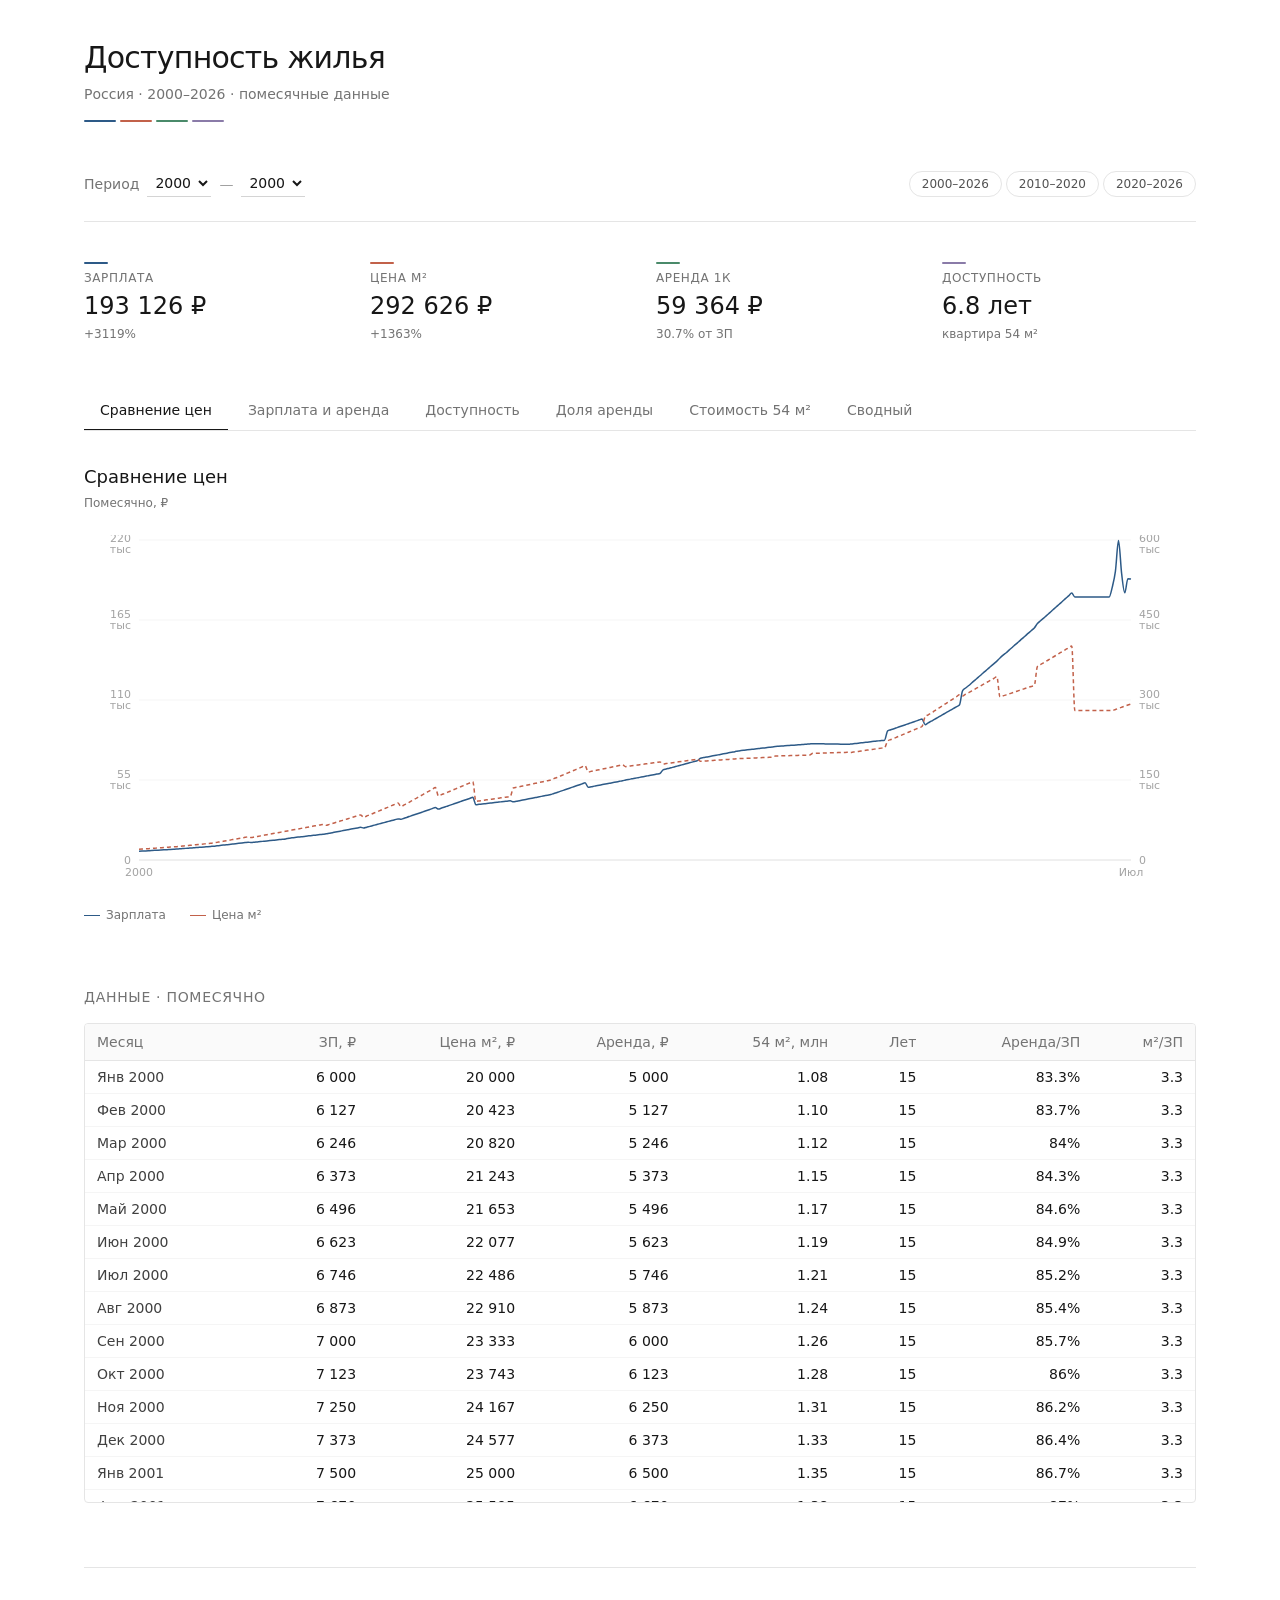
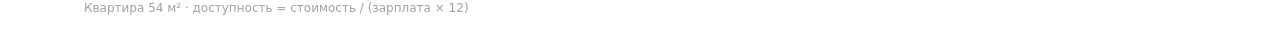
<file: docs/index.html>
<!doctype html>
<html lang="ru">
  <head>
    <meta charset="UTF-8" />
    <meta name="viewport" content="width=device-width, initial-scale=1.0" />
    <title>Доступность жилья в России · 2000–2026</title>
    <style>
      html, body {
        margin: 0;
        padding: 0;
        width: 100%;
        height: 100%;
        background-color: #ffffff;
        color: #171717;
        font-family: -apple-system, BlinkMacSystemFont, "Segoe UI", system-ui, sans-serif;
        -webkit-font-smoothing: antialiased;
      }
    </style>
    <script type="module" crossorigin src="./assets/index-yjOy4DC0.js"></script>
    <link rel="stylesheet" crossorigin href="./assets/index-BvCu2fGX.css">
  </head>
  <body>
    <div id="root"></div>
  </body>
</html>
</file>
<file: docs/assets/index-BvCu2fGX.css>
/*! tailwindcss v4.3.3 | MIT License | https://tailwindcss.com */@layer properties{@supports (((-webkit-hyphens:none)) and (not (margin-trim:inline))) or ((-moz-orient:inline) and (not (color:rgb(from red r g b)))){*,:before,:after,::backdrop{--tw-rotate-x:initial;--tw-rotate-y:initial;--tw-rotate-z:initial;--tw-skew-x:initial;--tw-skew-y:initial;--tw-border-style:solid;--tw-font-weight:initial;--tw-tracking:initial;--tw-ordinal:initial;--tw-slashed-zero:initial;--tw-numeric-figure:initial;--tw-numeric-spacing:initial;--tw-numeric-fraction:initial;--tw-shadow:0 0 #0000;--tw-shadow-color:initial;--tw-shadow-alpha:100%;--tw-inset-shadow:0 0 #0000;--tw-inset-shadow-color:initial;--tw-inset-shadow-alpha:100%;--tw-ring-color:initial;--tw-ring-shadow:0 0 #0000;--tw-inset-ring-color:initial;--tw-inset-ring-shadow:0 0 #0000;--tw-ring-inset:initial;--tw-ring-offset-width:0px;--tw-ring-offset-color:#fff;--tw-ring-offset-shadow:0 0 #0000;--tw-blur:initial;--tw-brightness:initial;--tw-contrast:initial;--tw-grayscale:initial;--tw-hue-rotate:initial;--tw-invert:initial;--tw-opacity:initial;--tw-saturate:initial;--tw-sepia:initial;--tw-drop-shadow:initial;--tw-drop-shadow-color:initial;--tw-drop-shadow-alpha:100%;--tw-drop-shadow-size:initial;--tw-ease:initial}}}@layer theme{:root,:host{--font-sans:-apple-system, BlinkMacSystemFont, "Segoe UI", Roboto, "Helvetica Neue", "Noto Sans", Arial, sans-serif, "Apple Color Emoji", "Segoe UI Emoji", "Segoe UI Symbol", "Noto Color Emoji";--font-mono:ui-monospace, SFMono-Regular, Menlo, Monaco, Consolas, "Liberation Mono", "Courier New", monospace;--color-neutral-50:oklch(98.5% 0 none);--color-neutral-100:oklch(97% 0 none);--color-neutral-200:oklch(92.2% 0 none);--color-neutral-300:oklch(87% 0 none);--color-neutral-400:oklch(70.8% 0 none);--color-neutral-500:oklch(55.6% 0 none);--color-neutral-600:oklch(43.9% 0 none);--color-neutral-700:oklch(37.1% 0 none);--color-neutral-800:oklch(26.9% 0 none);--color-neutral-900:oklch(20.5% 0 none);--color-white:#fff;--spacing:.25rem;--container-6xl:72rem;--text-xs:.75rem;--text-xs--line-height:calc(1 / .75);--text-sm:.875rem;--text-sm--line-height:calc(1.25 / .875);--text-lg:1.125rem;--text-lg--line-height:calc(1.75 / 1.125);--text-2xl:1.5rem;--text-2xl--line-height:calc(2 / 1.5);--text-3xl:1.875rem;--text-3xl--line-height: 1.2 ;--font-weight-light:300;--font-weight-medium:500;--tracking-tight:-.025em;--tracking-wider:.05em;--radius-sm:.25rem;--ease-in:cubic-bezier(.4, 0, 1, 1);--ease-out:cubic-bezier(0, 0, .2, 1);--ease-in-out:cubic-bezier(.4, 0, .2, 1);--default-transition-duration:.15s;--default-transition-timing-function:cubic-bezier(.4, 0, .2, 1);--default-font-family:var(--font-sans);--default-mono-font-family:var(--font-mono)}}@layer base{*,:after,:before,::backdrop{box-sizing:border-box;border:0 solid;margin:0;padding:0}::file-selector-button{box-sizing:border-box;border:0 solid;margin:0;padding:0}html,:host{-webkit-text-size-adjust:100%;-moz-tab-size:4;tab-size:4;line-height:1.5;font-family:var(--default-font-family,-apple-system, BlinkMacSystemFont, "Segoe UI", Roboto, "Helvetica Neue", "Noto Sans", Arial, sans-serif, "Apple Color Emoji", "Segoe UI Emoji", "Segoe UI Symbol", "Noto Color Emoji");font-feature-settings:var(--default-font-feature-settings,normal);font-variation-settings:var(--default-font-variation-settings,normal);-webkit-tap-highlight-color:transparent}hr{height:0;color:inherit;border-top-width:1px}abbr:where([title]){-webkit-text-decoration:underline dotted;text-decoration:underline dotted}h1,h2,h3,h4,h5,h6{font-size:inherit;font-weight:inherit}a{color:inherit;-webkit-text-decoration:inherit;text-decoration:inherit}b,strong{font-weight:bolder}code,kbd,samp,pre{font-family:var(--default-mono-font-family,ui-monospace, SFMono-Regular, Menlo, Monaco, Consolas, "Liberation Mono", "Courier New", monospace);font-feature-settings:var(--default-mono-font-feature-settings,normal);font-variation-settings:var(--default-mono-font-variation-settings,normal);font-size:1em}small{font-size:80%}sub,sup{vertical-align:baseline;font-size:75%;line-height:0;position:relative}sub{bottom:-.25em}sup{top:-.5em}table{text-indent:0;border-color:inherit;border-collapse:collapse}:-moz-focusring:where(:not(iframe)){outline:auto}progress{vertical-align:baseline}summary{display:list-item}ol,ul,menu{list-style:none}img,svg,video,canvas,audio,iframe,embed,object{vertical-align:middle;display:block}img,video{max-width:100%;height:auto}button,input,select,optgroup,textarea{font:inherit;font-feature-settings:inherit;font-variation-settings:inherit;letter-spacing:inherit;color:inherit;opacity:1;background-color:#0000;border-radius:0}::file-selector-button{font:inherit;font-feature-settings:inherit;font-variation-settings:inherit;letter-spacing:inherit;color:inherit;opacity:1;background-color:#0000;border-radius:0}:where(select:is([multiple],[size])) optgroup{font-weight:bolder}:where(select:is([multiple],[size])) optgroup option{padding-inline-start:20px}::file-selector-button{margin-inline-end:4px}::placeholder{opacity:1}@supports (not ((-webkit-appearance:-apple-pay-button))) or (contain-intrinsic-size:1px){::placeholder{color:currentColor}@supports (color:color-mix(in lab,red,red)){::placeholder{color:color-mix(in oklab,currentcolor 50%,transparent)}}}textarea{resize:vertical}::-webkit-search-decoration{-webkit-appearance:none}::-webkit-date-and-time-value{min-height:1lh;text-align:inherit}::-webkit-datetime-edit{display:inline-flex}::-webkit-datetime-edit-fields-wrapper{padding:0}::-webkit-datetime-edit{padding-block:0}::-webkit-datetime-edit-year-field{padding-block:0}::-webkit-datetime-edit-month-field{padding-block:0}::-webkit-datetime-edit-day-field{padding-block:0}::-webkit-datetime-edit-hour-field{padding-block:0}::-webkit-datetime-edit-minute-field{padding-block:0}::-webkit-datetime-edit-second-field{padding-block:0}::-webkit-datetime-edit-millisecond-field{padding-block:0}::-webkit-datetime-edit-meridiem-field{padding-block:0}::-webkit-calendar-picker-indicator{line-height:1}:-moz-ui-invalid{box-shadow:none}button,input:where([type=button],[type=reset],[type=submit]){-webkit-appearance:button;-moz-appearance:button;appearance:button}::file-selector-button{-webkit-appearance:button;-moz-appearance:button;appearance:button}::-webkit-inner-spin-button{height:auto}::-webkit-outer-spin-button{height:auto}[hidden]:where(:not([hidden=until-found])){display:none!important}}@layer components;@layer utilities{.visible{visibility:visible}.absolute{position:absolute}.fixed{position:fixed}.relative{position:relative}.sticky{position:sticky}.top-0{top:0}.right-0{right:0}.bottom-0{bottom:0}.left-0{left:0}.container{width:100%}@media(min-width:40rem){.container{max-width:40rem}}@media(min-width:48rem){.container{max-width:48rem}}@media(min-width:64rem){.container{max-width:64rem}}@media(min-width:80rem){.container{max-width:80rem}}@media(min-width:96rem){.container{max-width:96rem}}.mx-auto{margin-inline:auto}.mt-1{margin-top:var(--spacing)}.mt-2{margin-top:calc(var(--spacing) * 2)}.mt-3{margin-top:calc(var(--spacing) * 3)}.mt-4{margin-top:calc(var(--spacing) * 4)}.mr-1\.5{margin-right:calc(var(--spacing) * 1.5)}.mb-1{margin-bottom:var(--spacing)}.mb-4{margin-bottom:calc(var(--spacing) * 4)}.mb-6{margin-bottom:calc(var(--spacing) * 6)}.mb-8{margin-bottom:calc(var(--spacing) * 8)}.mb-10{margin-bottom:calc(var(--spacing) * 10)}.mb-12{margin-bottom:calc(var(--spacing) * 12)}.mb-16{margin-bottom:calc(var(--spacing) * 16)}.ml-auto{margin-left:auto}.block{display:block}.flex{display:flex}.grid{display:grid}.hidden{display:none}.inline-block{display:inline-block}.table{display:table}.h-0\.5{height:calc(var(--spacing) * .5)}.h-2{height:calc(var(--spacing) * 2)}.h-px{height:1px}.max-h-\[480px\]{max-height:480px}.min-h-screen{min-height:100vh}.w-2{width:calc(var(--spacing) * 2)}.w-4{width:calc(var(--spacing) * 4)}.w-6{width:calc(var(--spacing) * 6)}.w-8{width:calc(var(--spacing) * 8)}.w-full{width:100%}.max-w-6xl{max-width:var(--container-6xl)}.transform{transform:var(--tw-rotate-x,) var(--tw-rotate-y,) var(--tw-rotate-z,) var(--tw-skew-x,) var(--tw-skew-y,)}.resize{resize:both}.grid-cols-2{grid-template-columns:repeat(2,minmax(0,1fr))}.flex-wrap{flex-wrap:wrap}.items-center{align-items:center}.gap-1{gap:var(--spacing)}.gap-1\.5{gap:calc(var(--spacing) * 1.5)}.gap-2{gap:calc(var(--spacing) * 2)}.gap-4{gap:calc(var(--spacing) * 4)}.gap-5{gap:calc(var(--spacing) * 5)}.gap-6{gap:calc(var(--spacing) * 6)}.gap-8{gap:calc(var(--spacing) * 8)}.overflow-x-auto{overflow-x:auto}.overflow-y-auto{overflow-y:auto}.rounded-full{border-radius:3.40282e38px}.rounded-sm{border-radius:var(--radius-sm)}.border{border-style:var(--tw-border-style);border-width:1px}.border-t{border-top-style:var(--tw-border-style);border-top-width:1px}.border-b{border-bottom-style:var(--tw-border-style);border-bottom-width:1px}.border-neutral-100{border-color:var(--color-neutral-100)}.border-neutral-200{border-color:var(--color-neutral-200)}.border-neutral-300{border-color:var(--color-neutral-300)}.bg-neutral-50{background-color:var(--color-neutral-50)}.bg-neutral-900{background-color:var(--color-neutral-900)}.bg-transparent{background-color:#0000}.bg-white{background-color:var(--color-white)}.px-1{padding-inline:var(--spacing)}.px-3{padding-inline:calc(var(--spacing) * 3)}.px-4{padding-inline:calc(var(--spacing) * 4)}.px-5{padding-inline:calc(var(--spacing) * 5)}.py-1{padding-block:var(--spacing)}.py-1\.5{padding-block:calc(var(--spacing) * 1.5)}.py-2{padding-block:calc(var(--spacing) * 2)}.py-2\.5{padding-block:calc(var(--spacing) * 2.5)}.py-10{padding-block:calc(var(--spacing) * 10)}.pt-2{padding-top:calc(var(--spacing) * 2)}.pt-8{padding-top:calc(var(--spacing) * 8)}.pb-6{padding-bottom:calc(var(--spacing) * 6)}.text-left{text-align:left}.text-right{text-align:right}.text-2xl{font-size:var(--text-2xl);line-height:var(--tw-leading,var(--text-2xl--line-height))}.text-3xl{font-size:var(--text-3xl);line-height:var(--tw-leading,var(--text-3xl--line-height))}.text-lg{font-size:var(--text-lg);line-height:var(--tw-leading,var(--text-lg--line-height))}.text-sm{font-size:var(--text-sm);line-height:var(--tw-leading,var(--text-sm--line-height))}.text-xs{font-size:var(--text-xs);line-height:var(--tw-leading,var(--text-xs--line-height))}.font-light{--tw-font-weight:var(--font-weight-light);font-weight:var(--font-weight-light)}.font-medium{--tw-font-weight:var(--font-weight-medium);font-weight:var(--font-weight-medium)}.tracking-tight{--tw-tracking:var(--tracking-tight);letter-spacing:var(--tracking-tight)}.tracking-wider{--tw-tracking:var(--tracking-wider);letter-spacing:var(--tracking-wider)}.text-neutral-400{color:var(--color-neutral-400)}.text-neutral-500{color:var(--color-neutral-500)}.text-neutral-600{color:var(--color-neutral-600)}.text-neutral-700{color:var(--color-neutral-700)}.text-neutral-900{color:var(--color-neutral-900)}.uppercase{text-transform:uppercase}.tabular-nums{--tw-numeric-spacing:tabular-nums;font-variant-numeric:var(--tw-ordinal,) var(--tw-slashed-zero,) var(--tw-numeric-figure,) var(--tw-numeric-spacing,) var(--tw-numeric-fraction,)}.shadow-sm{--tw-shadow:0 1px 3px 0 var(--tw-shadow-color,#0000001a), 0 1px 2px -1px var(--tw-shadow-color,#0000001a);box-shadow:var(--tw-inset-shadow),var(--tw-inset-ring-shadow),var(--tw-ring-offset-shadow),var(--tw-ring-shadow),var(--tw-shadow)}.blur{--tw-blur:blur(8px);filter:var(--tw-blur,) var(--tw-brightness,) var(--tw-contrast,) var(--tw-grayscale,) var(--tw-hue-rotate,) var(--tw-invert,) var(--tw-saturate,) var(--tw-sepia,) var(--tw-drop-shadow,)}.invert{--tw-invert:invert(100%);filter:var(--tw-blur,) var(--tw-brightness,) var(--tw-contrast,) var(--tw-grayscale,) var(--tw-hue-rotate,) var(--tw-invert,) var(--tw-saturate,) var(--tw-sepia,) var(--tw-drop-shadow,)}.filter{filter:var(--tw-blur,) var(--tw-brightness,) var(--tw-contrast,) var(--tw-grayscale,) var(--tw-hue-rotate,) var(--tw-invert,) var(--tw-saturate,) var(--tw-sepia,) var(--tw-drop-shadow,)}.transition{transition-property:color,background-color,border-color,outline-color,text-decoration-color,fill,stroke,--tw-gradient-from,--tw-gradient-via,--tw-gradient-to,opacity,box-shadow,transform,translate,scale,rotate,filter,-webkit-backdrop-filter,backdrop-filter,display,content-visibility,overlay,pointer-events;transition-timing-function:var(--tw-ease,var(--default-transition-timing-function));transition-duration:var(--tw-duration,var(--default-transition-duration))}.transition\!{transition-property:color,background-color,border-color,outline-color,text-decoration-color,fill,stroke,--tw-gradient-from,--tw-gradient-via,--tw-gradient-to,opacity,box-shadow,transform,translate,scale,rotate,filter,-webkit-backdrop-filter,backdrop-filter,display,content-visibility,overlay,pointer-events!important;transition-timing-function:var(--tw-ease,var(--default-transition-timing-function))!important;transition-duration:var(--tw-duration,var(--default-transition-duration))!important}.transition-colors{transition-property:color,background-color,border-color,outline-color,text-decoration-color,fill,stroke,--tw-gradient-from,--tw-gradient-via,--tw-gradient-to;transition-timing-function:var(--tw-ease,var(--default-transition-timing-function));transition-duration:var(--tw-duration,var(--default-transition-duration))}.ease-in{--tw-ease:var(--ease-in);transition-timing-function:var(--ease-in)}.ease-in-out{--tw-ease:var(--ease-in-out);transition-timing-function:var(--ease-in-out)}.ease-out{--tw-ease:var(--ease-out);transition-timing-function:var(--ease-out)}@media(hover:hover){.hover\:border-neutral-400:hover{border-color:var(--color-neutral-400)}.hover\:bg-neutral-50\/50:hover{background-color:#fafafa80}@supports (color:color-mix(in lab,red,red)){.hover\:bg-neutral-50\/50:hover{background-color:color-mix(in oklab,var(--color-neutral-50) 50%,transparent)}}.hover\:text-neutral-800:hover{color:var(--color-neutral-800)}.hover\:text-neutral-900:hover{color:var(--color-neutral-900)}}.focus\:border-neutral-900:focus{border-color:var(--color-neutral-900)}.focus\:outline-none:focus{--tw-outline-style:none;outline-style:none}@media(min-width:48rem){.md\:grid-cols-4{grid-template-columns:repeat(4,minmax(0,1fr))}}}@property --tw-rotate-x{syntax:"*";inherits:false}@property --tw-rotate-y{syntax:"*";inherits:false}@property --tw-rotate-z{syntax:"*";inherits:false}@property --tw-skew-x{syntax:"*";inherits:false}@property --tw-skew-y{syntax:"*";inherits:false}@property --tw-border-style{syntax:"*";inherits:false;initial-value:solid}@property --tw-font-weight{syntax:"*";inherits:false}@property --tw-tracking{syntax:"*";inherits:false}@property --tw-ordinal{syntax:"*";inherits:false}@property --tw-slashed-zero{syntax:"*";inherits:false}@property --tw-numeric-figure{syntax:"*";inherits:false}@property --tw-numeric-spacing{syntax:"*";inherits:false}@property --tw-numeric-fraction{syntax:"*";inherits:false}@property --tw-shadow{syntax:"*";inherits:false;initial-value:0 0 #0000}@property --tw-shadow-color{syntax:"*";inherits:false}@property --tw-shadow-alpha{syntax:"<percentage>";inherits:false;initial-value:100%}@property --tw-inset-shadow{syntax:"*";inherits:false;initial-value:0 0 #0000}@property --tw-inset-shadow-color{syntax:"*";inherits:false}@property --tw-inset-shadow-alpha{syntax:"<percentage>";inherits:false;initial-value:100%}@property --tw-ring-color{syntax:"*";inherits:false}@property --tw-ring-shadow{syntax:"*";inherits:false;initial-value:0 0 #0000}@property --tw-inset-ring-color{syntax:"*";inherits:false}@property --tw-inset-ring-shadow{syntax:"*";inherits:false;initial-value:0 0 #0000}@property --tw-ring-inset{syntax:"*";inherits:false}@property --tw-ring-offset-width{syntax:"<length>";inherits:false;initial-value:0}@property --tw-ring-offset-color{syntax:"*";inherits:false;initial-value:#fff}@property --tw-ring-offset-shadow{syntax:"*";inherits:false;initial-value:0 0 #0000}@property --tw-blur{syntax:"*";inherits:false}@property --tw-brightness{syntax:"*";inherits:false}@property --tw-contrast{syntax:"*";inherits:false}@property --tw-grayscale{syntax:"*";inherits:false}@property --tw-hue-rotate{syntax:"*";inherits:false}@property --tw-invert{syntax:"*";inherits:false}@property --tw-opacity{syntax:"*";inherits:false}@property --tw-saturate{syntax:"*";inherits:false}@property --tw-sepia{syntax:"*";inherits:false}@property --tw-drop-shadow{syntax:"*";inherits:false}@property --tw-drop-shadow-color{syntax:"*";inherits:false}@property --tw-drop-shadow-alpha{syntax:"<percentage>";inherits:false;initial-value:100%}@property --tw-drop-shadow-size{syntax:"*";inherits:false}@property --tw-ease{syntax:"*";inherits:false}
</file>
